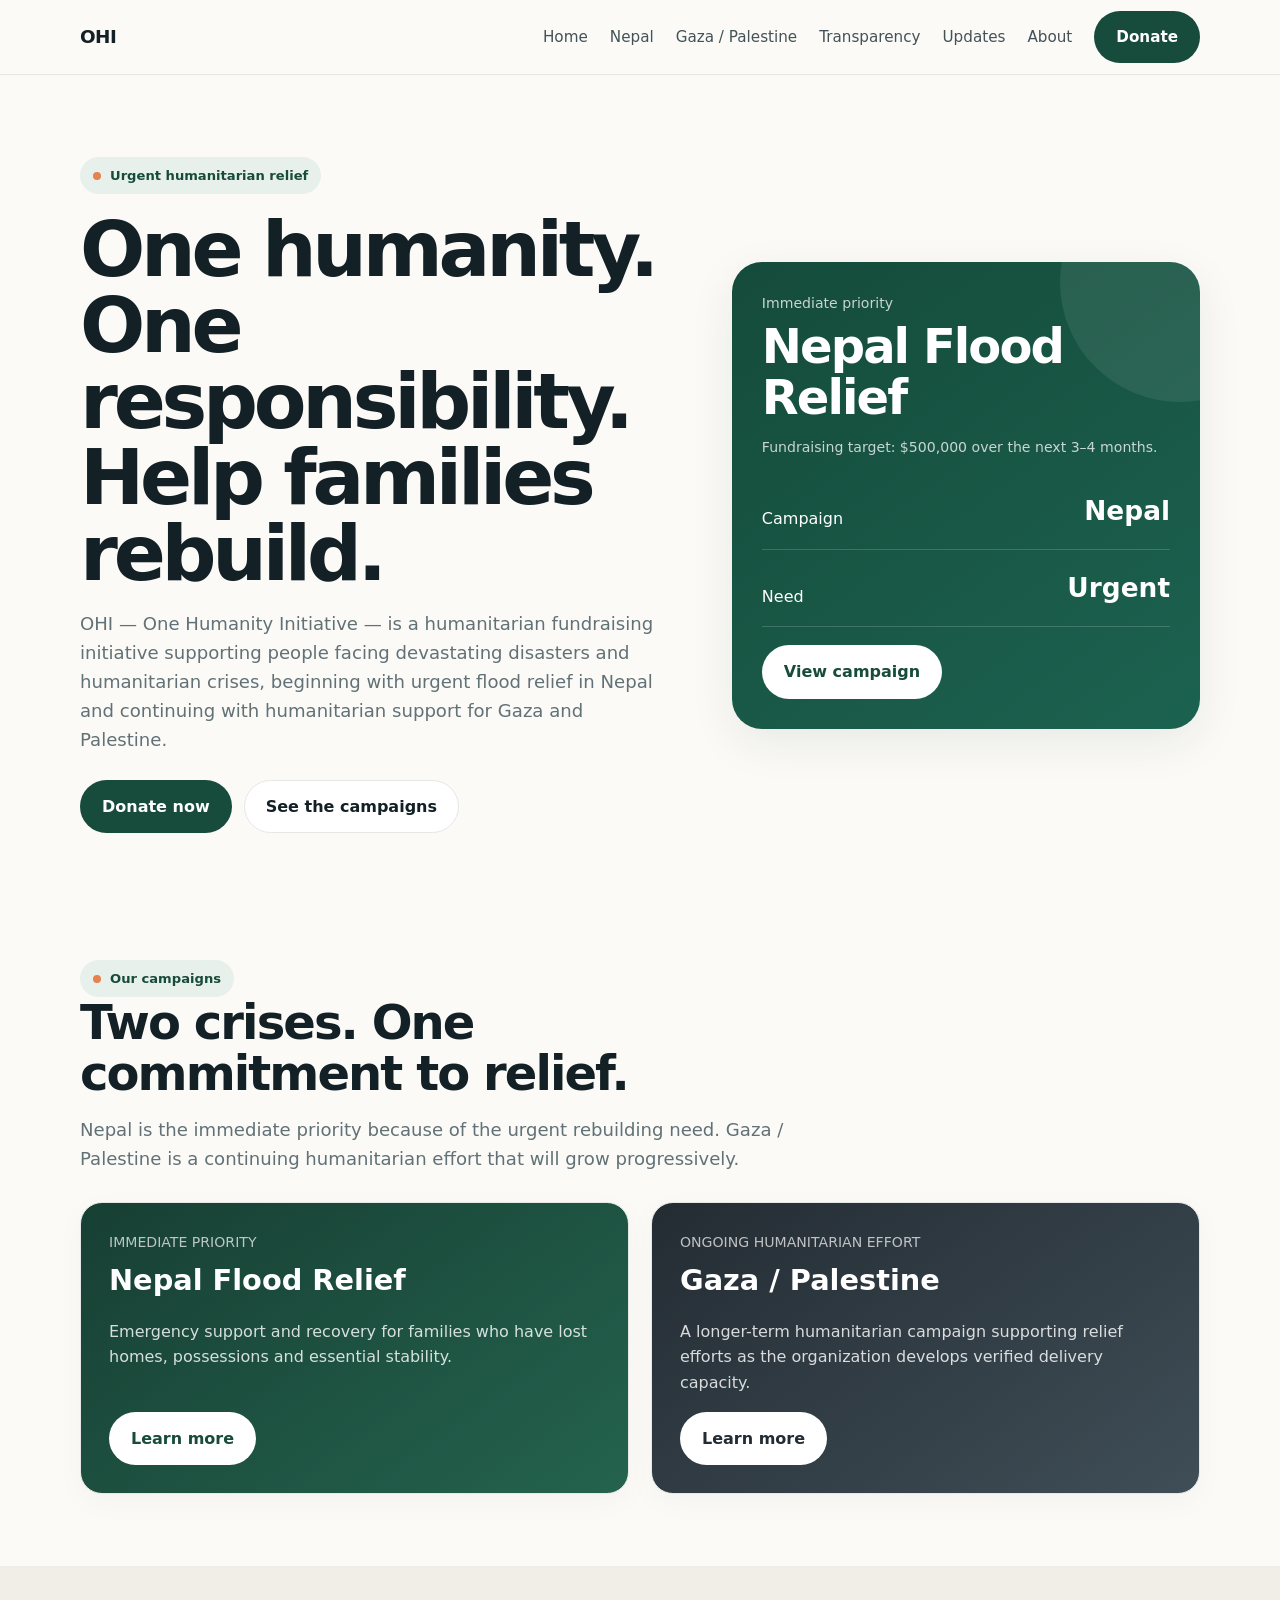
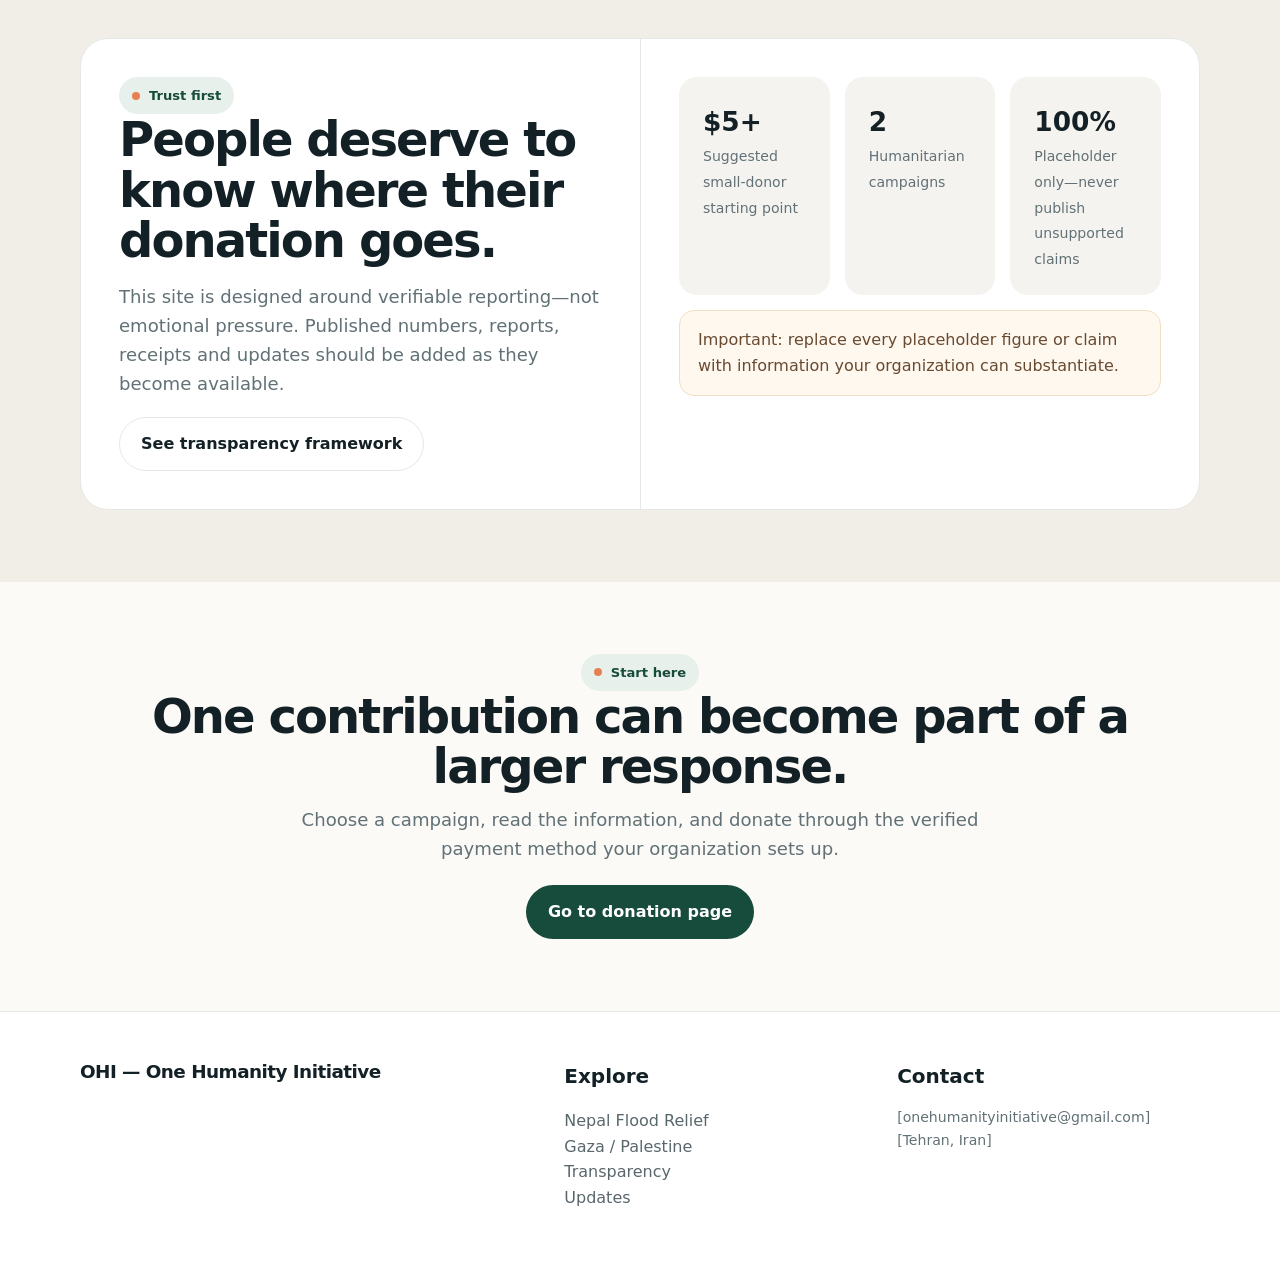
<file: index.html>
<!doctype html>
<html lang="en">
<head>
<meta charset="utf-8">
<meta name="viewport" content="width=device-width, initial-scale=1">
<title>OHI | One Humanity Initiative</title>
<meta name="description" content="Humanitarian relief campaign website for Nepal flood relief and Gaza / Palestine humanitarian support.">
<link rel="stylesheet" href="styles.css">
</head>
<body>

<nav class="nav">
  <div class="container nav-inner">
    <a class="brand" href="index.html">OHI</a>
    <button class="menu" aria-label="Open menu" onclick="document.querySelector('.nav-links').classList.toggle('open')">☰</button>
    <div class="nav-links">
      <a href="index.html">Home</a>
      <a href="nepal.html">Nepal</a>
      <a href="gaza.html">Gaza / Palestine</a>
      <a href="transparency.html">Transparency</a>
      <a href="updates.html">Updates</a>
      <a href="about.html">About</a>
      <a class="btn btn-primary" href="donate.html">Donate</a>
    </div>
  </div>
</nav>

<main>
<section class="hero">
  <div class="container hero-grid">
    <div>
      <div class="kicker">Urgent humanitarian relief</div>
      <h1>One humanity. One responsibility. Help families rebuild.</h1>
      <p class="lead">OHI — One Humanity Initiative — is a humanitarian fundraising initiative supporting people facing devastating disasters and humanitarian crises, beginning with urgent flood relief in Nepal and continuing with humanitarian support for Gaza and Palestine.</p>
      <div class="hero-actions">
        <a class="btn btn-primary" href="donate.html">Donate now</a>
        <a class="btn btn-soft" href="#campaigns">See the campaigns</a>
      </div>
    </div>
    <div class="hero-card">
      <div class="small">Immediate priority</div>
      <h2 style="margin-top:7px">Nepal Flood Relief</h2>
      <p class="small">Fundraising target: $500,000 over the next 3–4 months. </p>
      <div class="metric"><span>Campaign</span><strong>Nepal</strong></div>
      <div class="metric"><span>Need</span><strong>Urgent</strong></div>
      <a class="btn" style="background:#fff;color:var(--green);margin-top:18px" href="nepal.html">View campaign</a>
    </div>
  </div>
</section>

<section class="section" id="campaigns">
  <div class="container">
    <div style="max-width:720px">
      <div class="kicker">Our campaigns</div>
      <h2>Two crises. One commitment to relief.</h2>
      <p class="lead">Nepal is the immediate priority because of the urgent rebuilding need. Gaza / Palestine is a continuing humanitarian effort that will grow progressively.</p>
    </div>
    <div class="grid-2" style="margin-top:28px">
      <article class="card campaign nepal">
        <div>
          <div class="small" style="color:rgba(255,255,255,.7)">IMMEDIATE PRIORITY</div>
          <h3 style="font-size:1.8rem">Nepal Flood Relief</h3>
          <p class="desc">Emergency support and recovery for families who have lost homes, possessions and essential stability.</p>
        </div>
        <a class="btn" style="background:#fff;color:var(--green);align-self:flex-start" href="nepal.html">Learn more</a>
      </article>
      <article class="card campaign gaza">
        <div>
          <div class="small" style="color:rgba(255,255,255,.7)">ONGOING HUMANITARIAN EFFORT</div>
          <h3 style="font-size:1.8rem">Gaza / Palestine</h3>
          <p class="desc">A longer-term humanitarian campaign supporting relief efforts as the organization develops verified delivery capacity.</p>
        </div>
        <a class="btn" style="background:#fff;color:#242c33;align-self:flex-start" href="gaza.html">Learn more</a>
      </article>
    </div>
  </div>
</section>

<section class="section section-alt">
  <div class="container split">
    <div>
      <div class="kicker">Trust first</div>
      <h2>People deserve to know where their donation goes.</h2>
      <p class="lead">This site is designed around verifiable reporting—not emotional pressure. Published numbers, reports, receipts and updates should be added as they become available.</p>
      <a class="btn btn-soft" href="transparency.html">See transparency framework</a>
    </div>
    <div>
      <div class="statrow">
        <div class="stat"><strong>$5+</strong><span class="small">Suggested small-donor starting point</span></div>
        <div class="stat"><strong>2</strong><span class="small">Humanitarian campaigns</span></div>
        <div class="stat"><strong>100%</strong><span class="small">Placeholder only—never publish unsupported claims</span></div>
      </div>
      <p class="note" style="margin-top:15px">Important: replace every placeholder figure or claim with information your organization can substantiate.</p>
    </div>
  </div>
</section>

<section class="section">
  <div class="container center">
    <div class="kicker">Start here</div>
    <h2>One contribution can become part of a larger response.</h2>
    <p class="lead" style="margin:0 auto 22px">Choose a campaign, read the information, and donate through the verified payment method your organization sets up.</p>
    <a class="btn btn-primary" href="donate.html">Go to donation page</a>
  </div>
</section>
</main>

<footer class="footer">
  <div class="container footer-grid">
    <div>
      <div class="brand">OHI — One Humanity Initiative</div>


    </div>
    <div>
      <h3>Explore</h3>
      <p><a href="nepal.html">Nepal Flood Relief</a><br><a href="gaza.html">Gaza / Palestine</a><br><a href="transparency.html">Transparency</a><br><a href="updates.html">Updates</a></p>
    </div>
    <div>
      <h3>Contact</h3>
      <p class="small">[onehumanityinitiative@gmail.com]<br>[Tehran,  Iran]</p>
    </div>
  </div>
</footer>

</body>
</html>
</file>
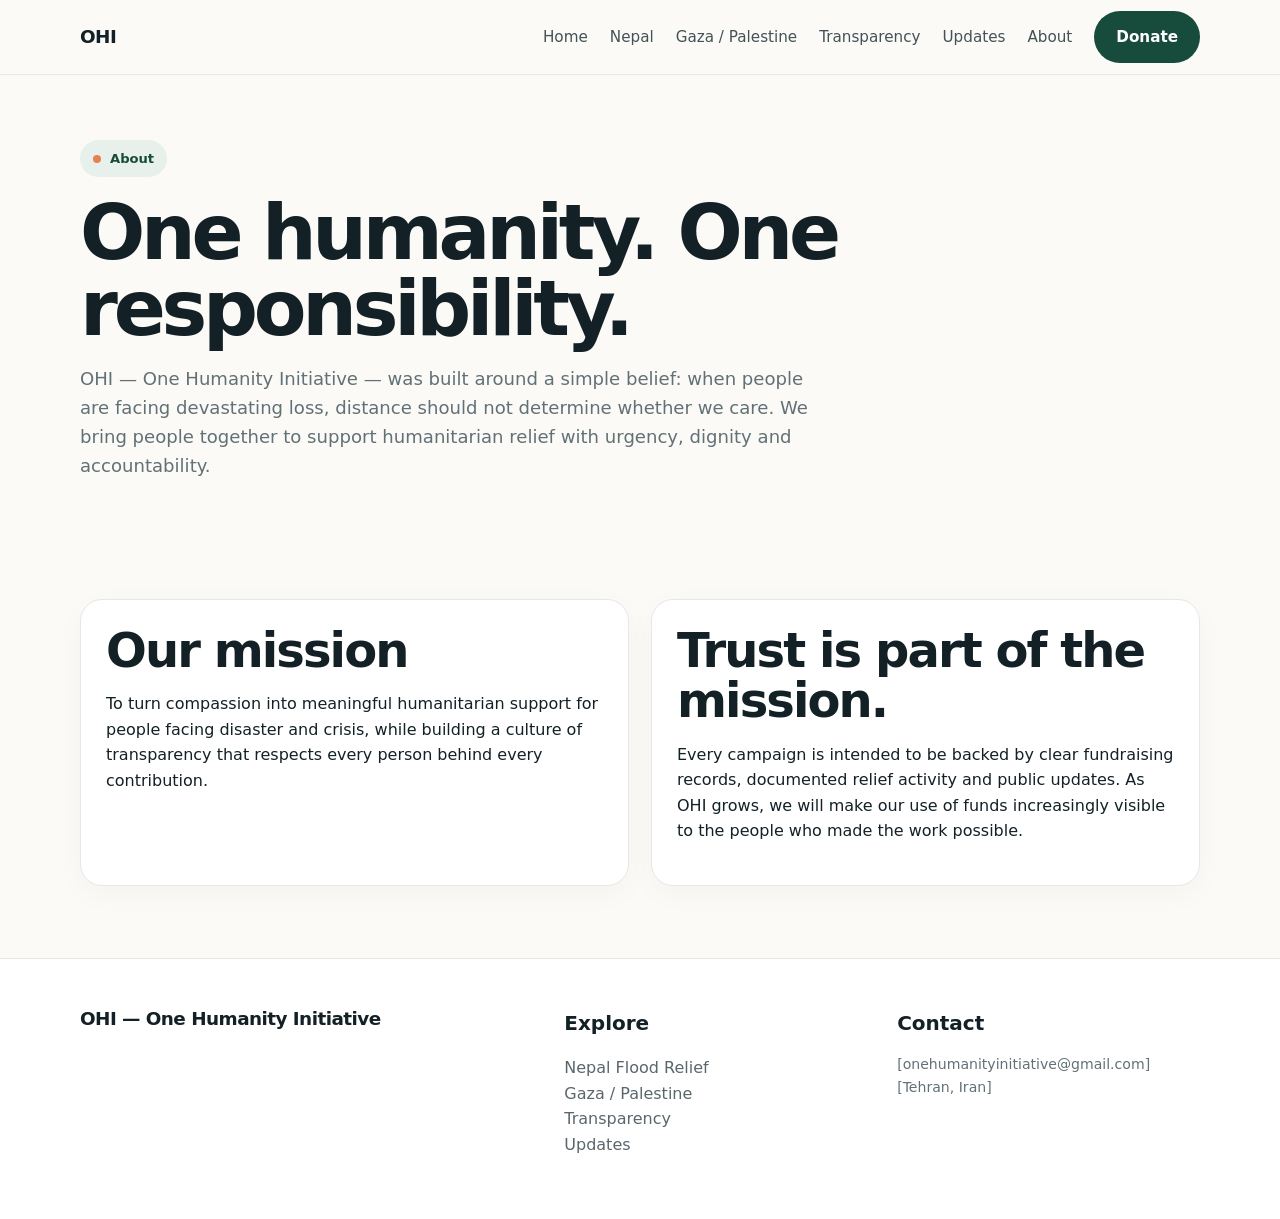
<file: about.html>
<!doctype html>
<html lang="en">
<head>
<meta charset="utf-8">
<meta name="viewport" content="width=device-width, initial-scale=1">
<title>About | OHI | One Humanity Initiative</title>
<meta name="description" content="Humanitarian relief campaign website for Nepal flood relief and Gaza / Palestine humanitarian support.">
<link rel="stylesheet" href="styles.css">
</head>
<body>

<nav class="nav">
  <div class="container nav-inner">
    <a class="brand" href="index.html">OHI</a>
    <button class="menu" aria-label="Open menu" onclick="document.querySelector('.nav-links').classList.toggle('open')">☰</button>
    <div class="nav-links">
      <a href="index.html">Home</a>
      <a href="nepal.html">Nepal</a>
      <a href="gaza.html">Gaza / Palestine</a>
      <a href="transparency.html">Transparency</a>
      <a href="updates.html">Updates</a>
      <a href="about.html">About</a>
      <a class="btn btn-primary" href="donate.html">Donate</a>
    </div>
  </div>
</nav>

<main>
<section class="page-hero">
  <div class="container">
    <div class="kicker">About</div>
    <h1>One humanity. One responsibility.</h1>
    <p class="lead">OHI — One Humanity Initiative — was built around a simple belief: when people are facing devastating loss, distance should not determine whether we care. We bring people together to support humanitarian relief with urgency, dignity and accountability.</p>
  </div>
</section>
<section class="section">
  <div class="container grid-2">
    <div class="card"><h2>Our mission</h2><p>To turn compassion into meaningful humanitarian support for people facing disaster and crisis, while building a culture of transparency that respects every person behind every contribution.</p></div>
    <div class="card"><h2>Trust is part of the mission.</h2><p>Every campaign is intended to be backed by clear fundraising records, documented relief activity and public updates. As OHI grows, we will make our use of funds increasingly visible to the people who made the work possible.</p></div>
  </div>
</section>
</main>

<footer class="footer">
  <div class="container footer-grid">
    <div>
      <div class="brand">OHI — One Humanity Initiative</div>
      <p class="small"></p>
    </div>
    <div>
      <h3>Explore</h3>
      <p><a href="nepal.html">Nepal Flood Relief</a><br><a href="gaza.html">Gaza / Palestine</a><br><a href="transparency.html">Transparency</a><br><a href="updates.html">Updates</a></p>
    </div>
    <div>
      <h3>Contact</h3>
      <p class="small">[onehumanityinitiative@gmail.com]<br>[Tehran,  Iran]</p>
    </div>
  </div>
</footer>

</body>
</html>
</file>
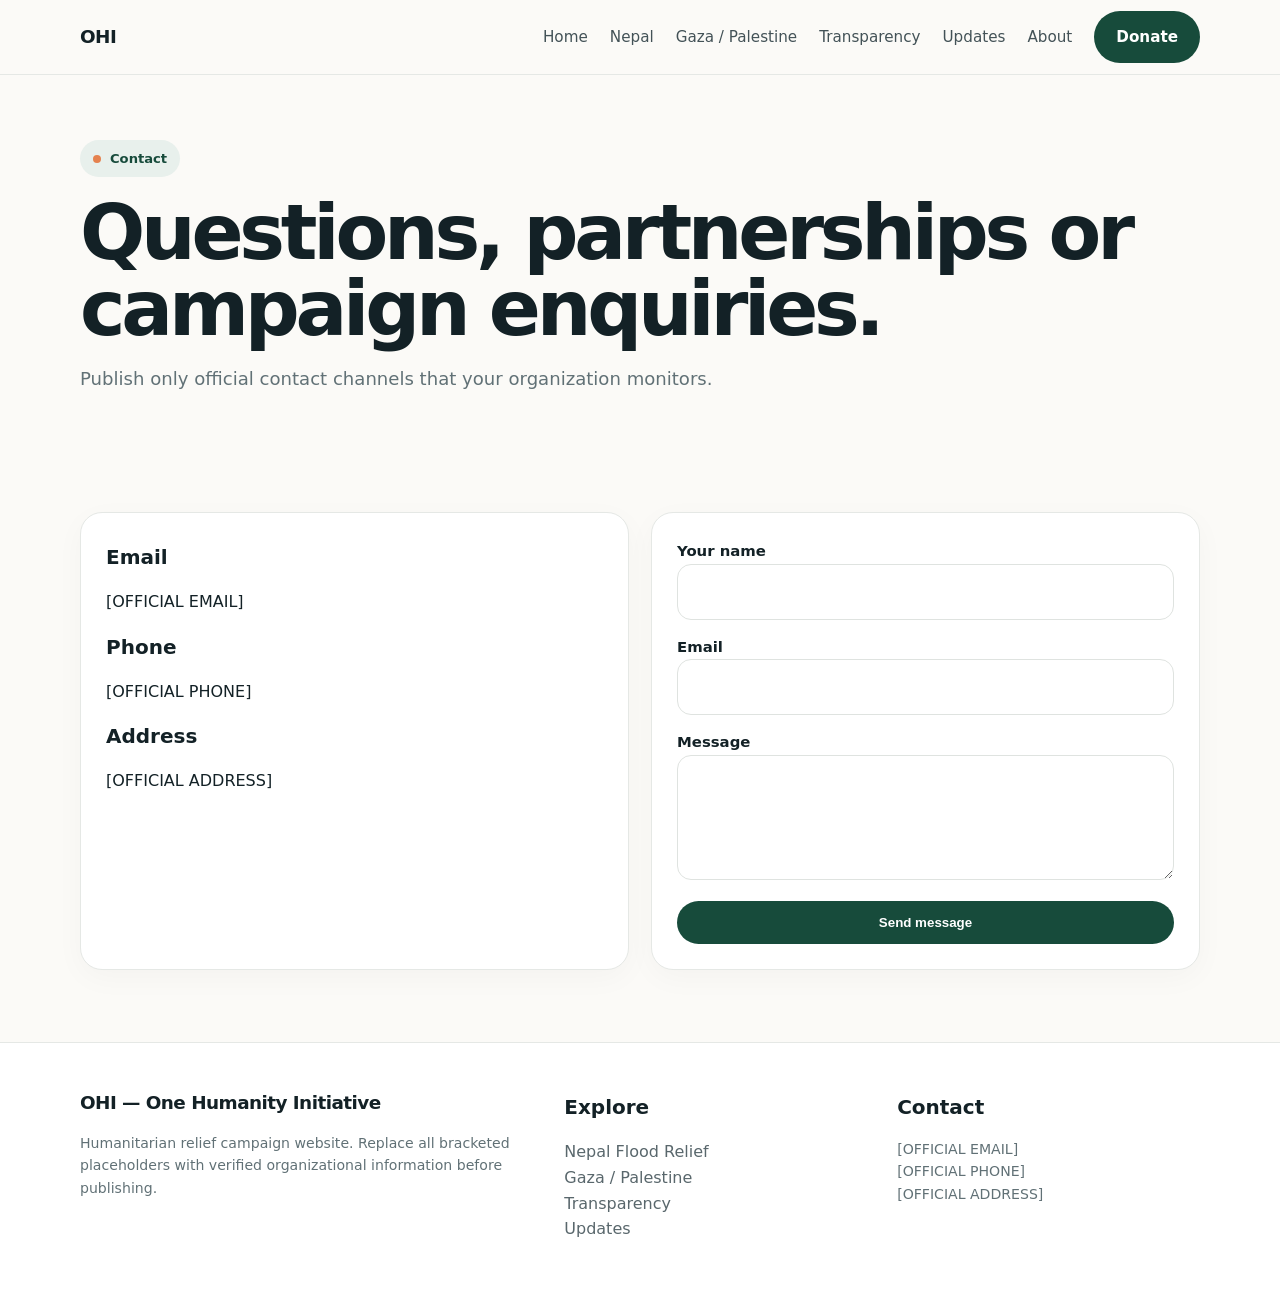
<file: contact.html>
<!doctype html>
<html lang="en">
<head>
<meta charset="utf-8">
<meta name="viewport" content="width=device-width, initial-scale=1">
<title>Contact | OHI | One Humanity Initiative</title>
<meta name="description" content="Humanitarian relief campaign website for Nepal flood relief and Gaza / Palestine humanitarian support.">
<link rel="stylesheet" href="styles.css">
</head>
<body>

<nav class="nav">
  <div class="container nav-inner">
    <a class="brand" href="index.html">OHI</a>
    <button class="menu" aria-label="Open menu" onclick="document.querySelector('.nav-links').classList.toggle('open')">☰</button>
    <div class="nav-links">
      <a href="index.html">Home</a>
      <a href="nepal.html">Nepal</a>
      <a href="gaza.html">Gaza / Palestine</a>
      <a href="transparency.html">Transparency</a>
      <a href="updates.html">Updates</a>
      <a href="about.html">About</a>
      <a class="btn btn-primary" href="donate.html">Donate</a>
    </div>
  </div>
</nav>

<main>
<section class="page-hero">
  <div class="container">
    <div class="kicker">Contact</div>
    <h1>Questions, partnerships or campaign enquiries.</h1>
    <p class="lead">Publish only official contact channels that your organization monitors.</p>
  </div>
</section>
<section class="section">
  <div class="container grid-2">
    <div class="card"><h3>Email</h3><p>[OFFICIAL EMAIL]</p><h3>Phone</h3><p>[OFFICIAL PHONE]</p><h3>Address</h3><p>[OFFICIAL ADDRESS]</p></div>
    <div class="card"><form class="form" onsubmit="event.preventDefault(); alert('Demo only. Connect a secure form backend before using this publicly.');"><div><label>Your name</label><input required></div><div><label>Email</label><input type="email" required></div><div><label>Message</label><textarea required></textarea></div><button class="btn btn-primary">Send message</button></form></div>
  </div>
</section>
</main>

<footer class="footer">
  <div class="container footer-grid">
    <div>
      <div class="brand">OHI — One Humanity Initiative</div>
      <p class="small">Humanitarian relief campaign website. Replace all bracketed placeholders with verified organizational information before publishing.</p>
    </div>
    <div>
      <h3>Explore</h3>
      <p><a href="nepal.html">Nepal Flood Relief</a><br><a href="gaza.html">Gaza / Palestine</a><br><a href="transparency.html">Transparency</a><br><a href="updates.html">Updates</a></p>
    </div>
    <div>
      <h3>Contact</h3>
      <p class="small">[OFFICIAL EMAIL]<br>[OFFICIAL PHONE]<br>[OFFICIAL ADDRESS]</p>
    </div>
  </div>
</footer>

</body>
</html>
</file>
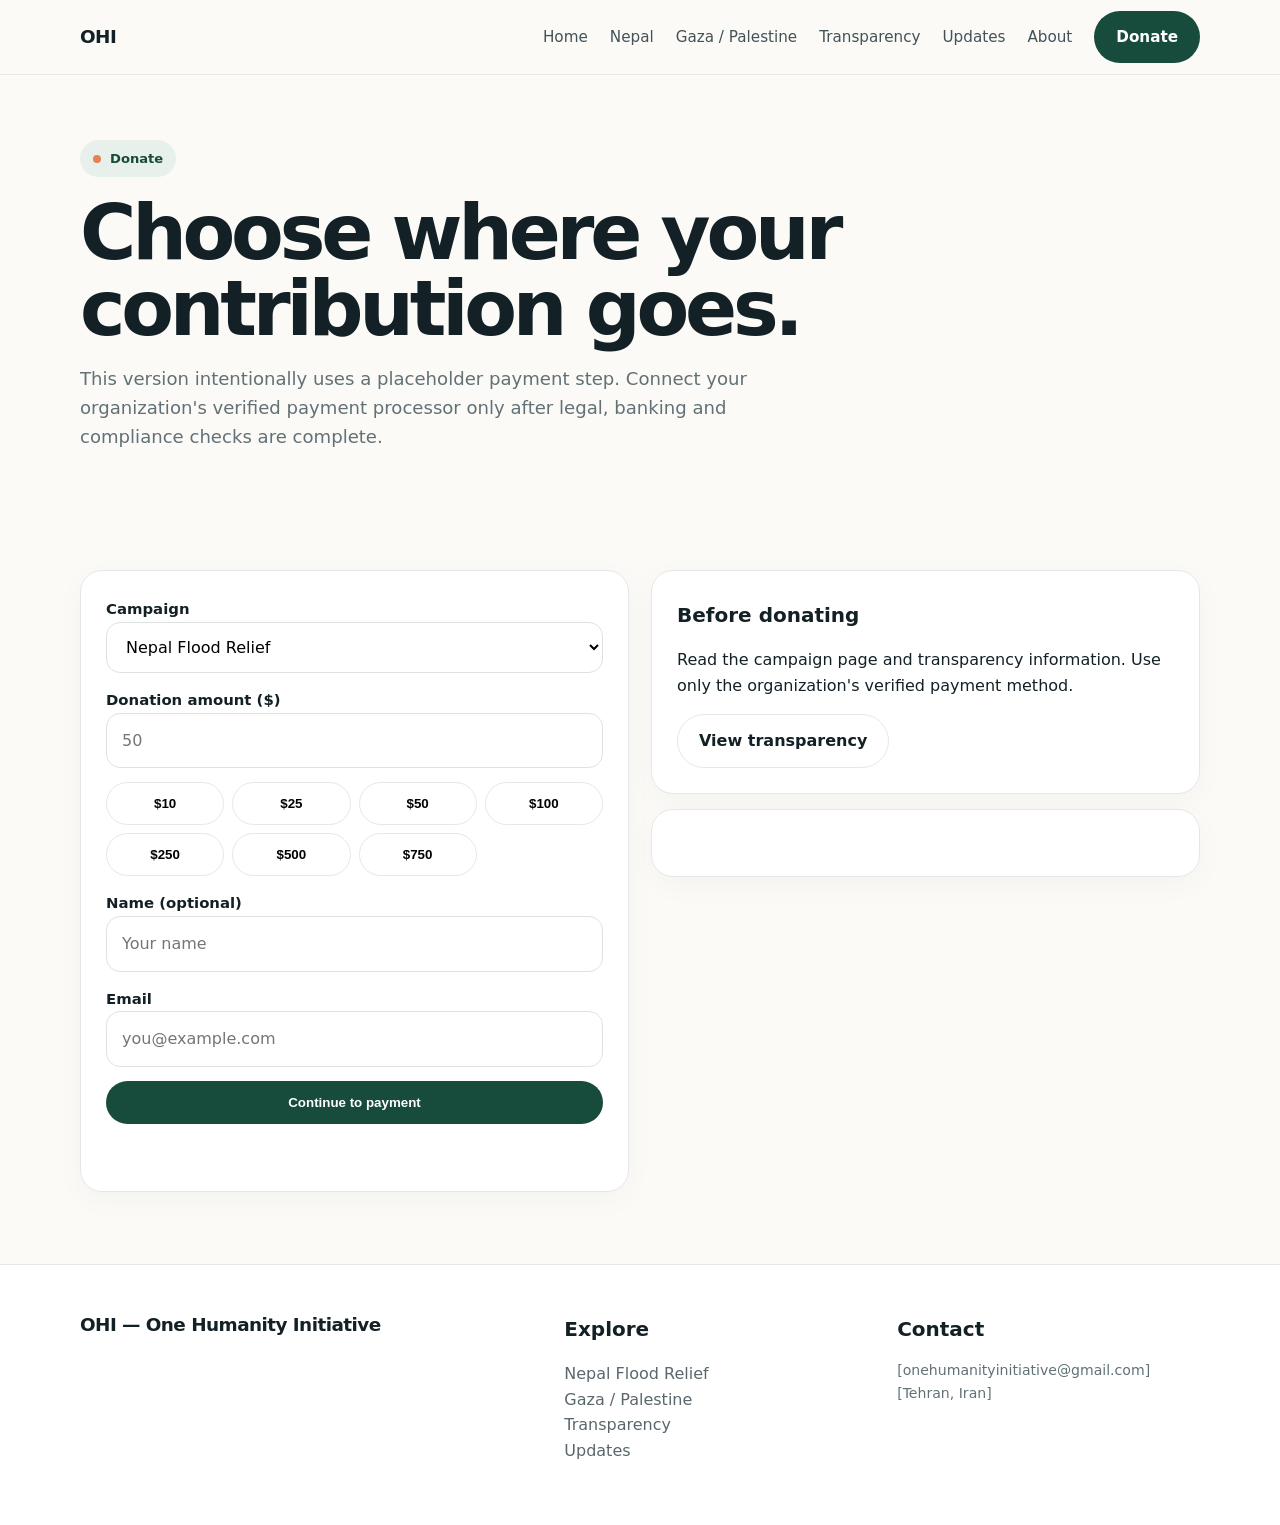
<file: donate.html>
<!doctype html>
<html lang="en">
<head>
<meta charset="utf-8">
<meta name="viewport" content="width=device-width, initial-scale=1">
<title>Donate | OHI | One Humanity Initiative</title>
<meta name="description" content="Humanitarian relief campaign website for Nepal flood relief and Gaza / Palestine humanitarian support.">
<link rel="stylesheet" href="styles.css">
</head>
<body>

<nav class="nav">
  <div class="container nav-inner">
    <a class="brand" href="index.html">OHI</a>
    <button class="menu" aria-label="Open menu" onclick="document.querySelector('.nav-links').classList.toggle('open')">☰</button>
    <div class="nav-links">
      <a href="index.html">Home</a>
      <a href="nepal.html">Nepal</a>
      <a href="gaza.html">Gaza / Palestine</a>
      <a href="transparency.html">Transparency</a>
      <a href="updates.html">Updates</a>
      <a href="about.html">About</a>
      <a class="btn btn-primary" href="donate.html">Donate</a>
    </div>
  </div>
</nav>

<main>
<section class="page-hero">
  <div class="container">
    <div class="kicker">Donate</div>
    <h1>Choose where your contribution goes.</h1>
    <p class="lead">This version intentionally uses a placeholder payment step. Connect your organization's verified payment processor only after legal, banking and compliance checks are complete.</p>
  </div>
</section>
<section class="section">
  <div class="container grid-2">
    <div class="card">
      <form class="form" onsubmit="event.preventDefault(); alert('Demo only. Connect your verified payment gateway before accepting real donations.');">
        <div>
          <label for="campaign">Campaign</label>
          <select id="campaign"><option>Nepal Flood Relief</option><option>Gaza / Palestine</option><option>Both (only if legally/operationally appropriate)</option></select>
        </div>
        <div>
          <label for="amount">Donation amount ($)</label>
          <input id="amount" type="number" min="1" placeholder="50">
        </div>
        <div style="display:grid;grid-template-columns:repeat(4,1fr);gap:8px">
  <button type="button" class="btn btn-soft" onclick="amount.value=10">$10</button>
  <button type="button" class="btn btn-soft" onclick="amount.value=25">$25</button>
  <button type="button" class="btn btn-soft" onclick="amount.value=50">$50</button>
  <button type="button" class="btn btn-soft" onclick="amount.value=100">$100</button>
  <button type="button" class="btn btn-soft" onclick="amount.value=250">$250</button>
  <button type="button" class="btn btn-soft" onclick="amount.value=500">$500</button>
  <button type="button" class="btn btn-soft" onclick="amount.value=750">$750</button>
</div>
        <div><label for="name">Name (optional)</label><input id="name" placeholder="Your name"></div>
        <div><label for="email">Email</label><input id="email" type="email" placeholder="you@example.com"></div>
        <button class="btn btn-primary" type="submit">Continue to payment</button>
        <p class="small"></p>
      </form>
    </div>
    <div>
      <div class="card">
        <h3>Before donating</h3>
        <p>Read the campaign page and transparency information. Use only the organization's verified payment method.</p>
        <a href="transparency.html" class="btn btn-soft">View transparency</a>
      </div>
      <div class="card" style="margin-top:15px">
        </p>
      </div>
    </div>
  </div>
</section>
</main>

<footer class="footer">
  <div class="container footer-grid">
    <div>
      <div class="brand">OHI — One Humanity Initiative</div>
      <p class="small"></p>
    </div>
    <div>
      <h3>Explore</h3>
      <p><a href="nepal.html">Nepal Flood Relief</a><br><a href="gaza.html">Gaza / Palestine</a><br><a href="transparency.html">Transparency</a><br><a href="updates.html">Updates</a></p>
    </div>
    <div>
      <h3>Contact</h3>
      <p class="small">[onehumanityinitiative@gmail.com]<br>[Tehran,   Iran]</p>
    </div>
  </div>
</footer>

</body>
</html>
</file>
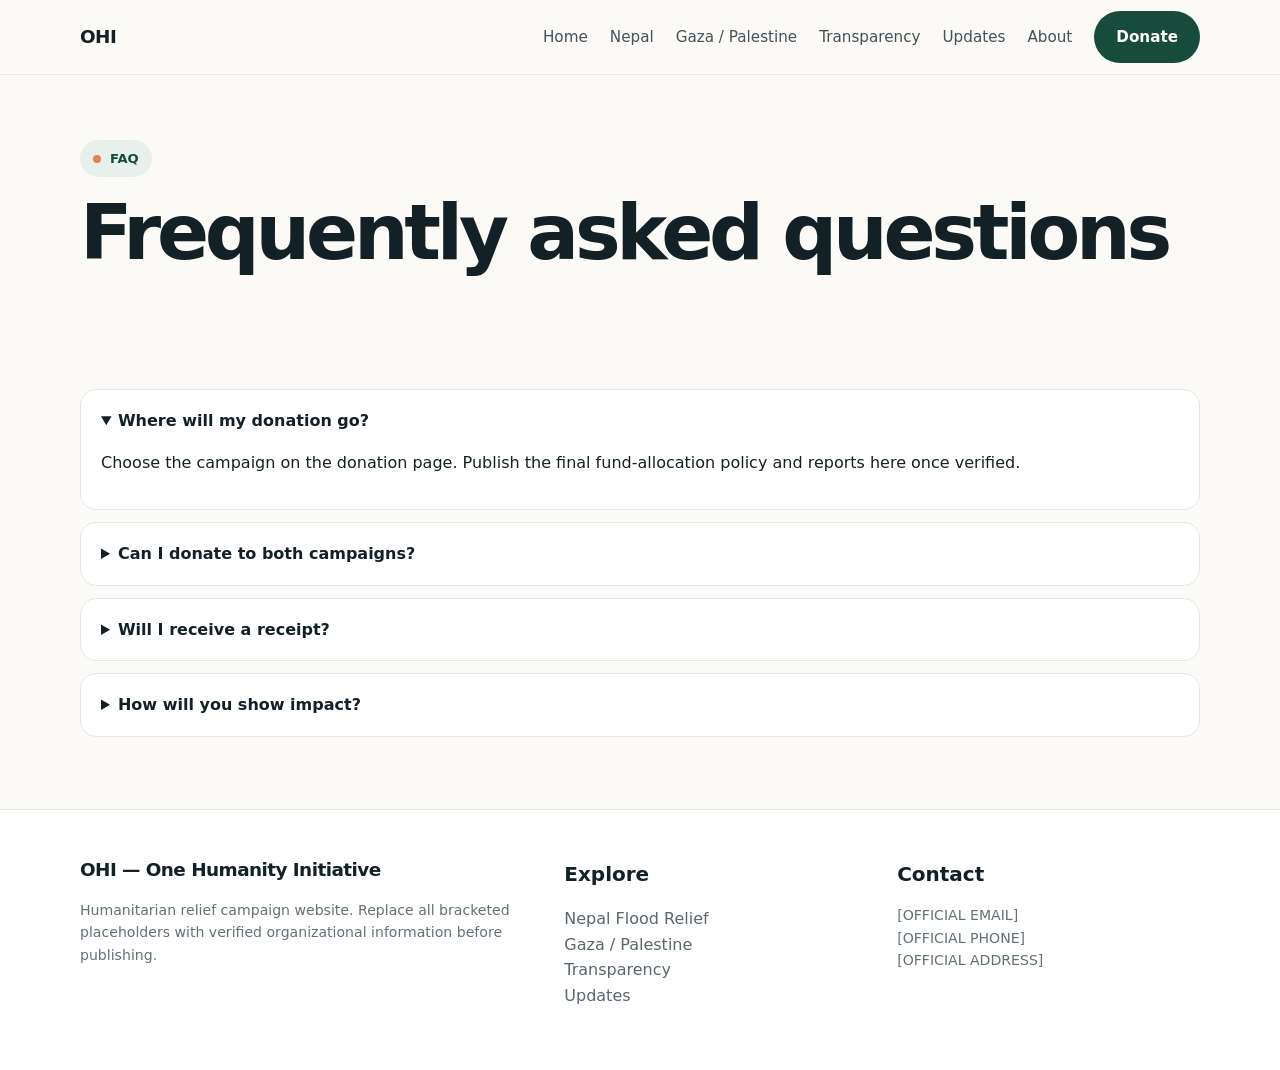
<file: faq.html>
<!doctype html>
<html lang="en">
<head>
<meta charset="utf-8">
<meta name="viewport" content="width=device-width, initial-scale=1">
<title>FAQ | OHI | One Humanity Initiative</title>
<meta name="description" content="Humanitarian relief campaign website for Nepal flood relief and Gaza / Palestine humanitarian support.">
<link rel="stylesheet" href="styles.css">
</head>
<body>

<nav class="nav">
  <div class="container nav-inner">
    <a class="brand" href="index.html">OHI</a>
    <button class="menu" aria-label="Open menu" onclick="document.querySelector('.nav-links').classList.toggle('open')">☰</button>
    <div class="nav-links">
      <a href="index.html">Home</a>
      <a href="nepal.html">Nepal</a>
      <a href="gaza.html">Gaza / Palestine</a>
      <a href="transparency.html">Transparency</a>
      <a href="updates.html">Updates</a>
      <a href="about.html">About</a>
      <a class="btn btn-primary" href="donate.html">Donate</a>
    </div>
  </div>
</nav>

<main>
<section class="page-hero">
  <div class="container">
    <div class="kicker">FAQ</div>
    <h1>Frequently asked questions</h1>
  </div>
</section>
<section class="section">
  <div class="container faq">
    <details open><summary>Where will my donation go?</summary><p>Choose the campaign on the donation page. Publish the final fund-allocation policy and reports here once verified.</p></details>
    <details><summary>Can I donate to both campaigns?</summary><p>Only enable combined donations when your organization's accounting, legal and operational structure supports it.</p></details>
    <details><summary>Will I receive a receipt?</summary><p>Once a verified payment processor is connected, publish the actual receipt process and applicable tax information.</p></details>
    <details><summary>How will you show impact?</summary><p>Use the Transparency and Updates pages for dated totals, reports, evidence and relief-delivery updates.</p></details>
  </div>
</section>
</main>

<footer class="footer">
  <div class="container footer-grid">
    <div>
      <div class="brand">OHI — One Humanity Initiative</div>
      <p class="small">Humanitarian relief campaign website. Replace all bracketed placeholders with verified organizational information before publishing.</p>
    </div>
    <div>
      <h3>Explore</h3>
      <p><a href="nepal.html">Nepal Flood Relief</a><br><a href="gaza.html">Gaza / Palestine</a><br><a href="transparency.html">Transparency</a><br><a href="updates.html">Updates</a></p>
    </div>
    <div>
      <h3>Contact</h3>
      <p class="small">[OFFICIAL EMAIL]<br>[OFFICIAL PHONE]<br>[OFFICIAL ADDRESS]</p>
    </div>
  </div>
</footer>

</body>
</html>
</file>
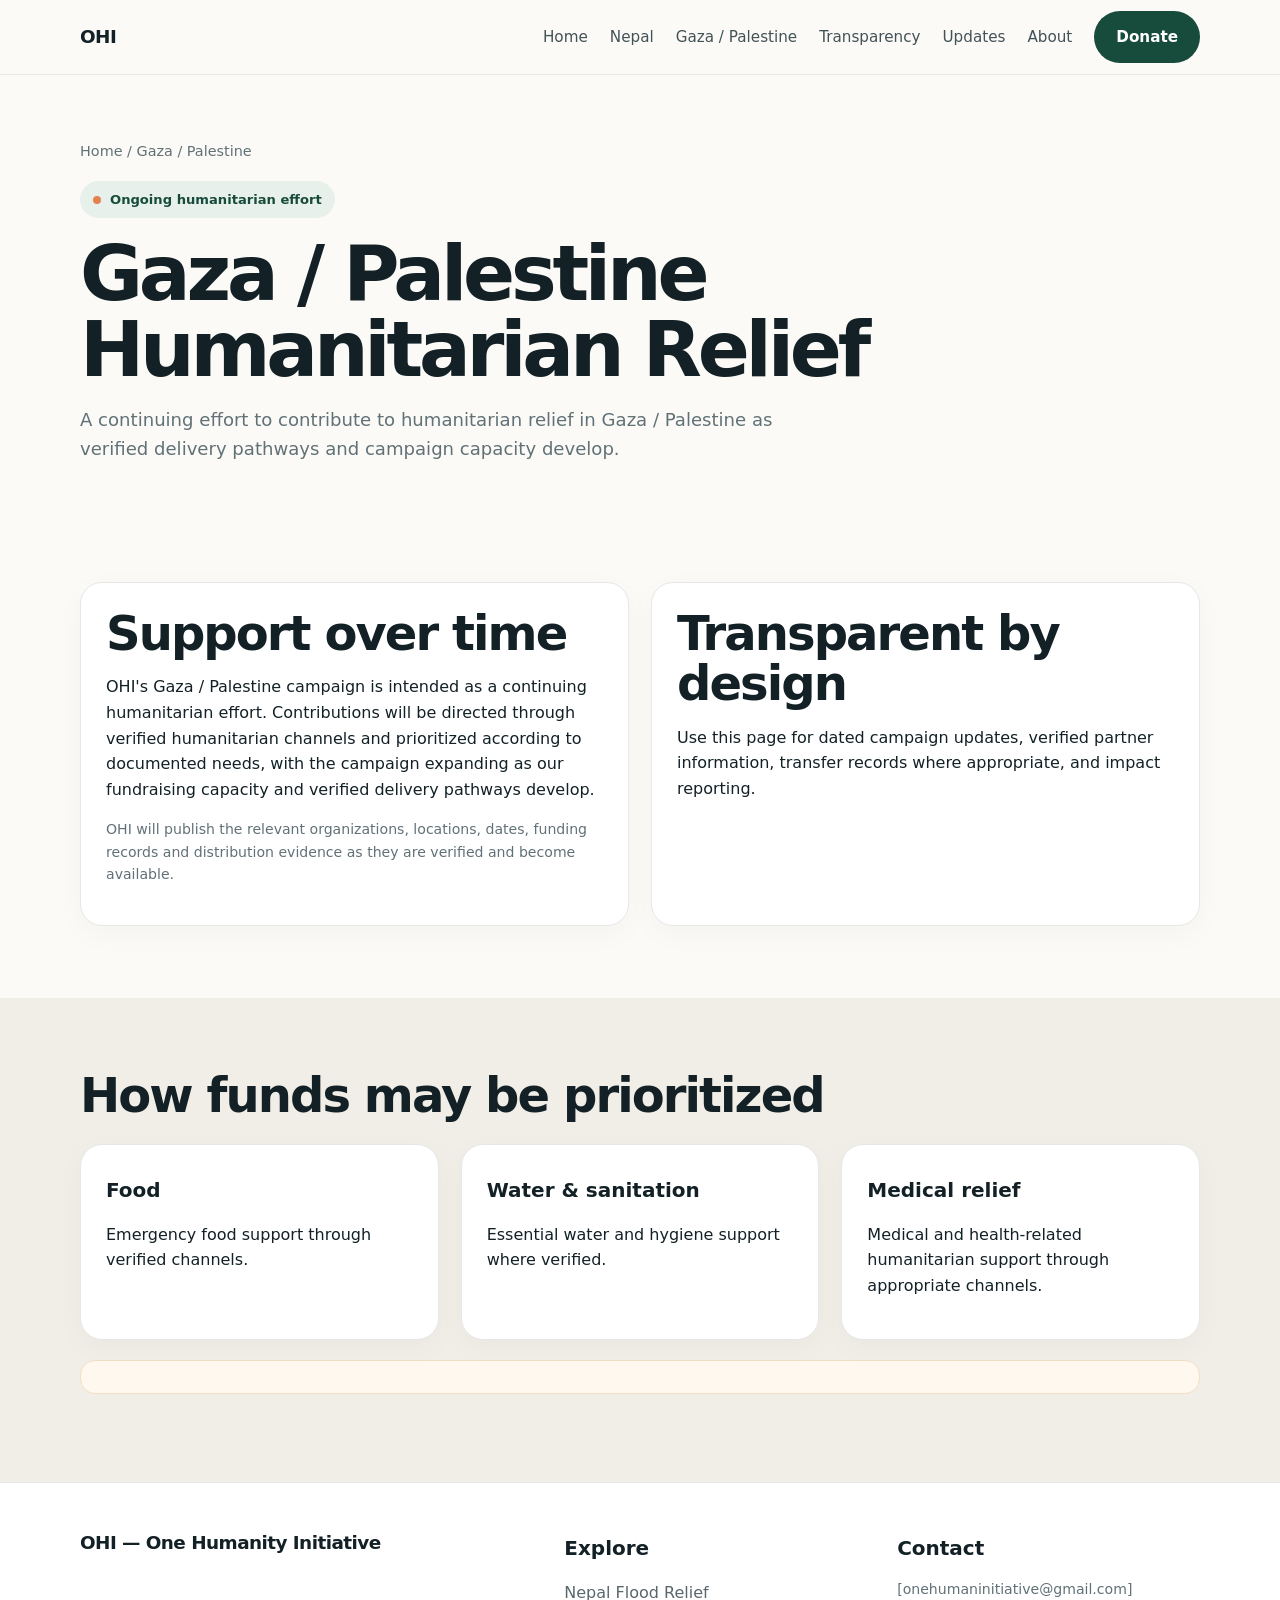
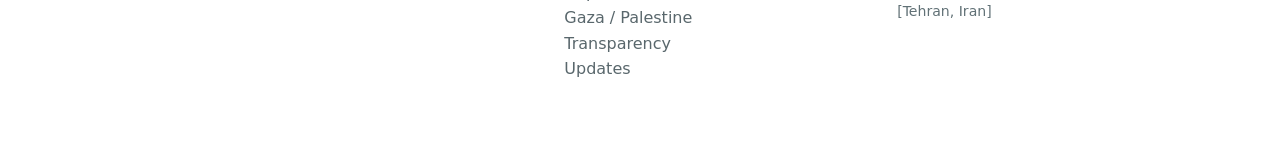
<file: gaza.html>
<!doctype html>
<html lang="en">
<head>
<meta charset="utf-8">
<meta name="viewport" content="width=device-width, initial-scale=1">
<title>Gaza / Palestine | OHI | One Humanity Initiative</title>
<meta name="description" content="Humanitarian relief campaign website for Nepal flood relief and Gaza / Palestine humanitarian support.">
<link rel="stylesheet" href="styles.css">
</head>
<body>

<nav class="nav">
  <div class="container nav-inner">
    <a class="brand" href="index.html">OHI</a>
    <button class="menu" aria-label="Open menu" onclick="document.querySelector('.nav-links').classList.toggle('open')">☰</button>
    <div class="nav-links">
      <a href="index.html">Home</a>
      <a href="nepal.html">Nepal</a>
      <a href="gaza.html">Gaza / Palestine</a>
      <a href="transparency.html">Transparency</a>
      <a href="updates.html">Updates</a>
      <a href="about.html">About</a>
      <a class="btn btn-primary" href="donate.html">Donate</a>
    </div>
  </div>
</nav>

<main>
<section class="page-hero">
  <div class="container">
    <div class="breadcrumb">Home / Gaza / Palestine</div>
    <div class="kicker">Ongoing humanitarian effort</div>
    <h1>Gaza / Palestine Humanitarian Relief</h1>
    <p class="lead">A continuing effort to contribute to humanitarian relief in Gaza / Palestine as verified delivery pathways and campaign capacity develop.</p>
  </div>
</section>
<section class="section">
  <div class="container grid-2">
    <div class="card">
      <h2>Support over time</h2>
      <p>OHI's Gaza / Palestine campaign is intended as a continuing humanitarian effort. Contributions will be directed through verified humanitarian channels and prioritized according to documented needs, with the campaign expanding as our fundraising capacity and verified delivery pathways develop.</p>
      <p class="small">OHI will publish the relevant organizations, locations, dates, funding records and distribution evidence as they are verified and become available.</p>
    </div>
    <div class="card">
      <h2>Transparent by design</h2>
      <p>Use this page for dated campaign updates, verified partner information, transfer records where appropriate, and impact reporting.</p>
    </div>
  </div>
</section>
<section class="section section-alt">
  <div class="container">
    <h2>How funds may be prioritized</h2>
    <div class="grid-3" style="margin-top:24px">
      <div class="card"><h3>Food</h3><p>Emergency food support through verified channels.</p></div>
      <div class="card"><h3>Water & sanitation</h3><p>Essential water and hygiene support where verified.</p></div>
      <div class="card"><h3>Medical relief</h3><p>Medical and health-related humanitarian support through appropriate channels.</p></div>
    </div>
    <p class="note" style="margin-top:20px"></p>
  </div>
</section>
</main>

<footer class="footer">
  <div class="container footer-grid">
    <div>
      <div class="brand">OHI — One Humanity Initiative</div>
      <p class="small"></p>
    </div>
    <div>
      <h3>Explore</h3>
      <p><a href="nepal.html">Nepal Flood Relief</a><br><a href="gaza.html">Gaza / Palestine</a><br><a href="transparency.html">Transparency</a><br><a href="updates.html">Updates</a></p>
    </div>
    <div>
      <h3>Contact</h3>
      <p class="small">[onehumaninitiative@gmail.com]<br>[Tehran, Iran]</p>
    </div>
  </div>
</footer>

</body>
</html>
</file>
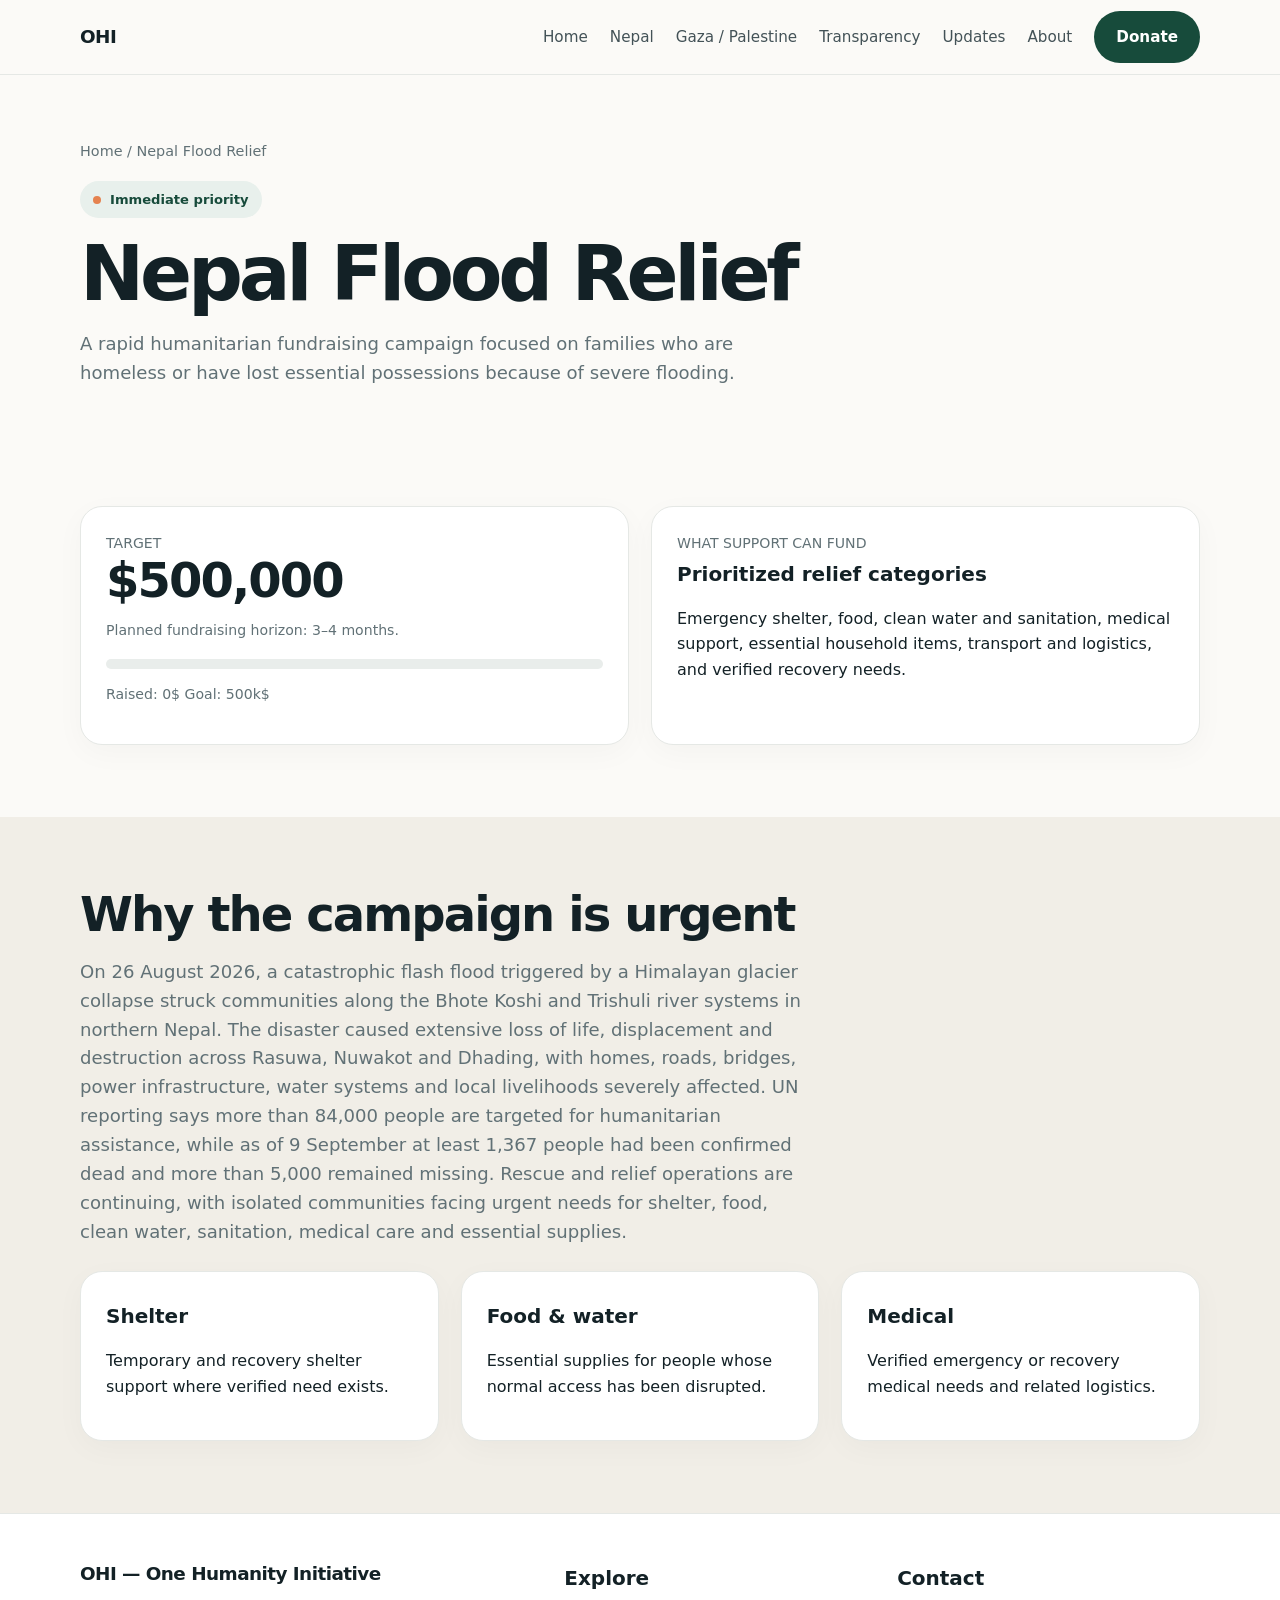
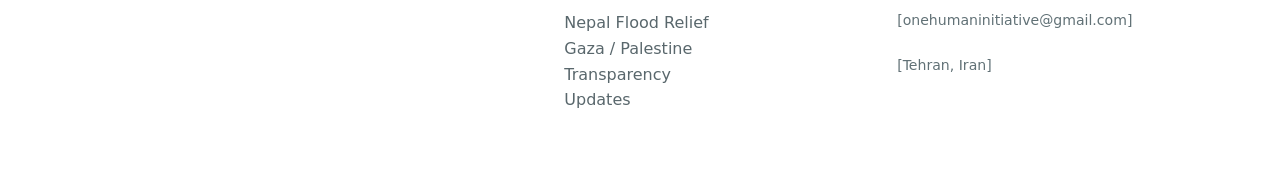
<file: nepal.html>
<!doctype html>
<html lang="en">
<head>
<meta charset="utf-8">
<meta name="viewport" content="width=device-width, initial-scale=1">
<title>Nepal Flood Relief | OHI | One Humanity Initiative</title>
<meta name="description" content="Humanitarian relief campaign website for Nepal flood relief and Gaza / Palestine humanitarian support.">
<link rel="stylesheet" href="styles.css">
</head>
<body>

<nav class="nav">
  <div class="container nav-inner">
    <a class="brand" href="index.html">OHI</a>
    <button class="menu" aria-label="Open menu" onclick="document.querySelector('.nav-links').classList.toggle('open')">☰</button>
    <div class="nav-links">
      <a href="index.html">Home</a>
      <a href="nepal.html">Nepal</a>
      <a href="gaza.html">Gaza / Palestine</a>
      <a href="transparency.html">Transparency</a>
      <a href="updates.html">Updates</a>
      <a href="about.html">About</a>
      <a class="btn btn-primary" href="donate.html">Donate</a>
    </div>
  </div>
</nav>

<main>
<section class="page-hero">
  <div class="container">
    <div class="breadcrumb">Home / Nepal Flood Relief</div>
    <div class="kicker">Immediate priority</div>
    <h1>Nepal Flood Relief</h1>
    <p class="lead">A rapid humanitarian fundraising campaign focused on families who are homeless or have lost essential possessions because of severe flooding.</p>
  </div>
</section>
<section class="section">
  <div class="container grid-2">
    <div class="card">
      <div class="small">TARGET</div>
      <h2>$500,000</h2>
      <p class="small">Planned fundraising horizon: 3–4 months. </p>
      <div class="progress" style="background:#e9edeb"><div style="width:0;background:var(--green)"></div></div>
      <p class="small">Raised: 0$  Goal: 500k$    </div>
    <div class="card">
      <div class="small">WHAT SUPPORT CAN FUND</div>
      <h3>Prioritized relief categories</h3>
      <p>Emergency shelter, food, clean water and sanitation, medical support, essential household items, transport and logistics, and verified recovery needs.</p>
      <p class="small"></p>
    </div>
  </div>
</section>
<section class="section section-alt">
  <div class="container">
    <h2>Why the campaign is urgent</h2>
   <p class="lead">On 26 August 2026, a catastrophic flash flood triggered by a Himalayan glacier collapse struck communities along the Bhote Koshi and Trishuli river systems in northern Nepal. The disaster caused extensive loss of life, displacement and destruction across Rasuwa, Nuwakot and Dhading, with homes, roads, bridges, power infrastructure, water systems and local livelihoods severely affected. UN reporting says more than 84,000 people are targeted for humanitarian assistance, while as of 9 September at least 1,367 people had been confirmed dead and more than 5,000 remained missing. Rescue and relief operations are continuing, with isolated communities facing urgent needs for shelter, food, clean water, sanitation, medical care and essential supplies.</p>
    <div class="grid-3" style="margin-top:24px">
      <div class="card"><h3>Shelter</h3><p>Temporary and recovery shelter support where verified need exists.</p></div>
      <div class="card"><h3>Food & water</h3><p>Essential supplies for people whose normal access has been disrupted.</p></div>
      <div class="card"><h3>Medical</h3><p>Verified emergency or recovery medical needs and related logistics.</p></div>
    </div>
  </div>
</section>
</main>

<footer class="footer">
  <div class="container footer-grid">
    <div>
      <div class="brand">OHI — One Humanity Initiative</div>
      <p class="small"></p>
    </div>
    <div>
      <h3>Explore</h3>
      <p><a href="nepal.html">Nepal Flood Relief</a><br><a href="gaza.html">Gaza / Palestine</a><br><a href="transparency.html">Transparency</a><br><a href="updates.html">Updates</a></p>
    </div>
    <div>
      <h3>Contact</h3>
      <p class="small">[onehumaninitiative@gmail.com]<br><br>[Tehran, Iran]</p>
    </div>
  </div>
</footer>

</body>
</html>
</file>
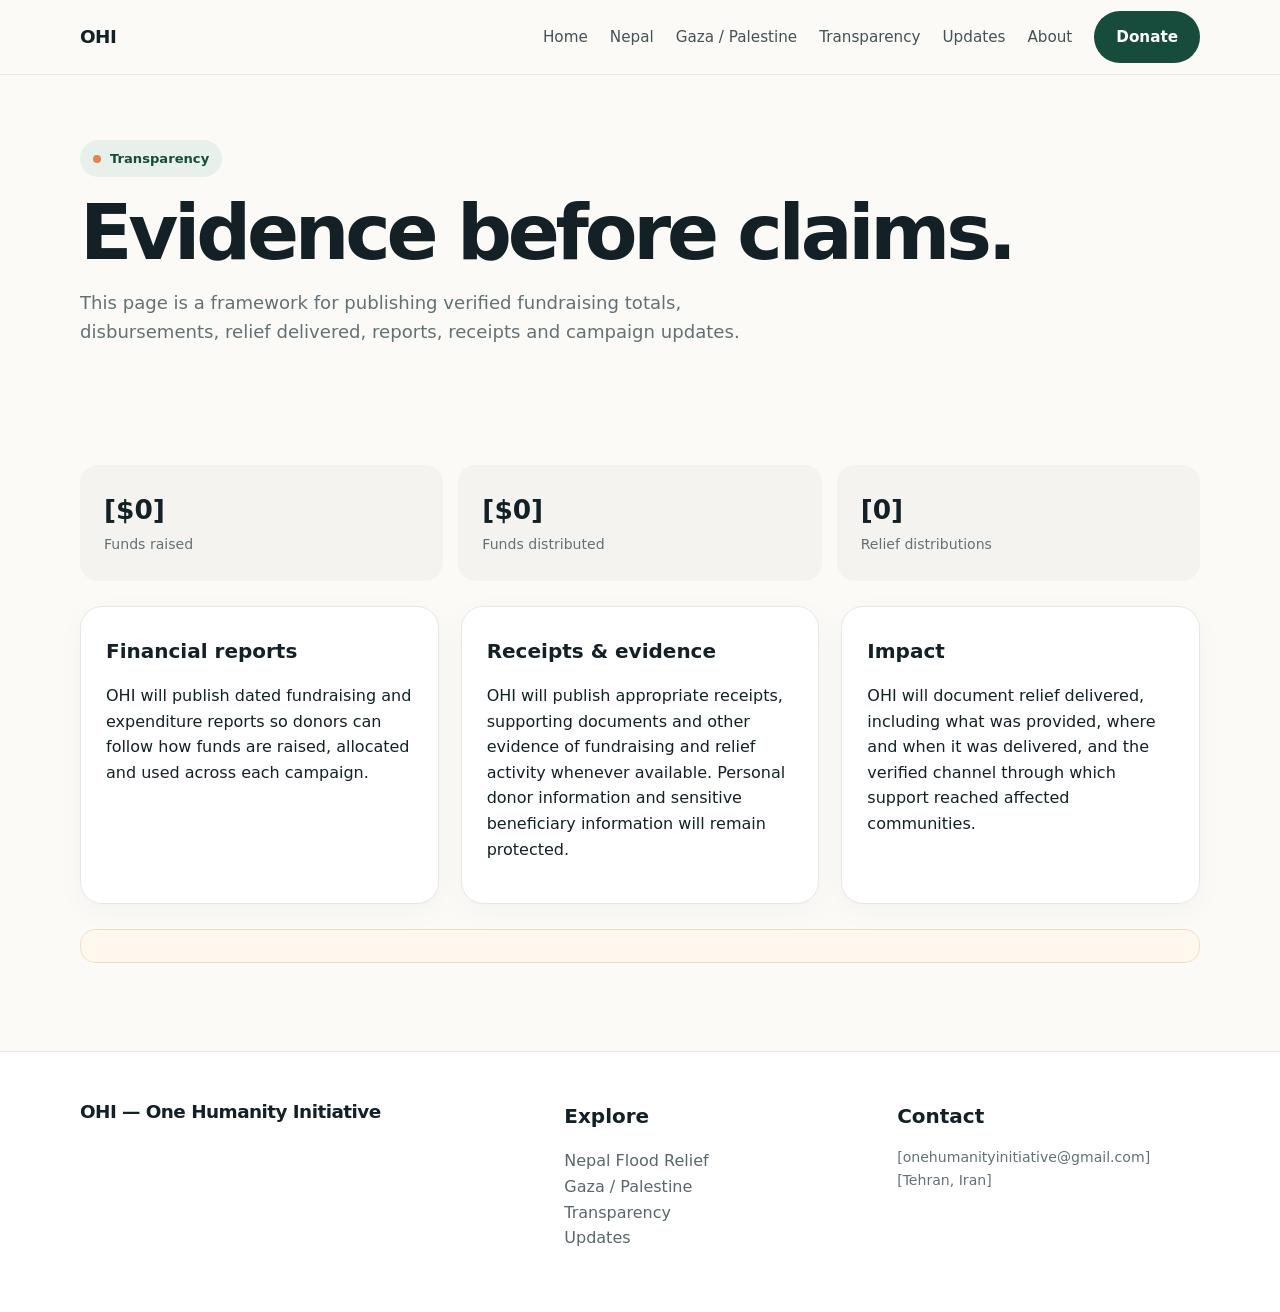
<file: transparency.html>
<!doctype html>
<html lang="en">
<head>
<meta charset="utf-8">
<meta name="viewport" content="width=device-width, initial-scale=1">
<title>Transparency | OHI | One Humanity Initiative</title>
<meta name="description" content="Humanitarian relief campaign website for Nepal flood relief and Gaza / Palestine humanitarian support.">
<link rel="stylesheet" href="styles.css">
</head>
<body>

<nav class="nav">
  <div class="container nav-inner">
    <a class="brand" href="index.html">OHI</a>
    <button class="menu" aria-label="Open menu" onclick="document.querySelector('.nav-links').classList.toggle('open')">☰</button>
    <div class="nav-links">
      <a href="index.html">Home</a>
      <a href="nepal.html">Nepal</a>
      <a href="gaza.html">Gaza / Palestine</a>
      <a href="transparency.html">Transparency</a>
      <a href="updates.html">Updates</a>
      <a href="about.html">About</a>
      <a class="btn btn-primary" href="donate.html">Donate</a>
    </div>
  </div>
</nav>

<main>
<section class="page-hero">
  <div class="container">
    <div class="kicker">Transparency</div>
    <h1>Evidence before claims.</h1>
    <p class="lead">This page is a framework for publishing verified fundraising totals, disbursements, relief delivered, reports, receipts and campaign updates.</p>
  </div>
</section>
<section class="section">
  <div class="container">
    <div class="statrow">
      <div class="stat"><strong>[$0]</strong><span class="small">Funds raised</span></div>
      <div class="stat"><strong>[$0]</strong><span class="small">Funds distributed</span></div>
      <div class="stat"><strong>[0]</strong><span class="small">Relief distributions</span></div>
    </div>
    <div class="grid-3" style="margin-top:25px">
      <div class="card"><h3>Financial reports</h3><p><p>OHI will publish dated fundraising and expenditure reports so donors can follow how funds are raised, allocated and used across each campaign.</p></p></div>
      <div class="card"><h3>Receipts & evidence</h3><p>OHI will publish appropriate receipts, supporting documents and other evidence of fundraising and relief activity whenever available. Personal donor information and sensitive beneficiary information will remain protected.</p></div>
      <div class="card"><h3>Impact</h3><p>OHI will document relief delivered, including what was provided, where and when it was delivered, and the verified channel through which support reached affected communities.</p></div>
    </div>
    <p class="note" style="margin-top:25px"></p>
  </div>
</section>
</main>

<footer class="footer">
  <div class="container footer-grid">
    <div>
      <div class="brand">OHI — One Humanity Initiative</div>
      <p class="small"></p>
    </div>
    <div>
      <h3>Explore</h3>
      <p><a href="nepal.html">Nepal Flood Relief</a><br><a href="gaza.html">Gaza / Palestine</a><br><a href="transparency.html">Transparency</a><br><a href="updates.html">Updates</a></p>
    </div>
    <div>
      <h3>Contact</h3>
      <p class="small">[onehumanityinitiative@gmail.com]<br>[Tehran,   Iran]</p>
    </div>
  </div>
</footer>

</body>
</html>
</file>
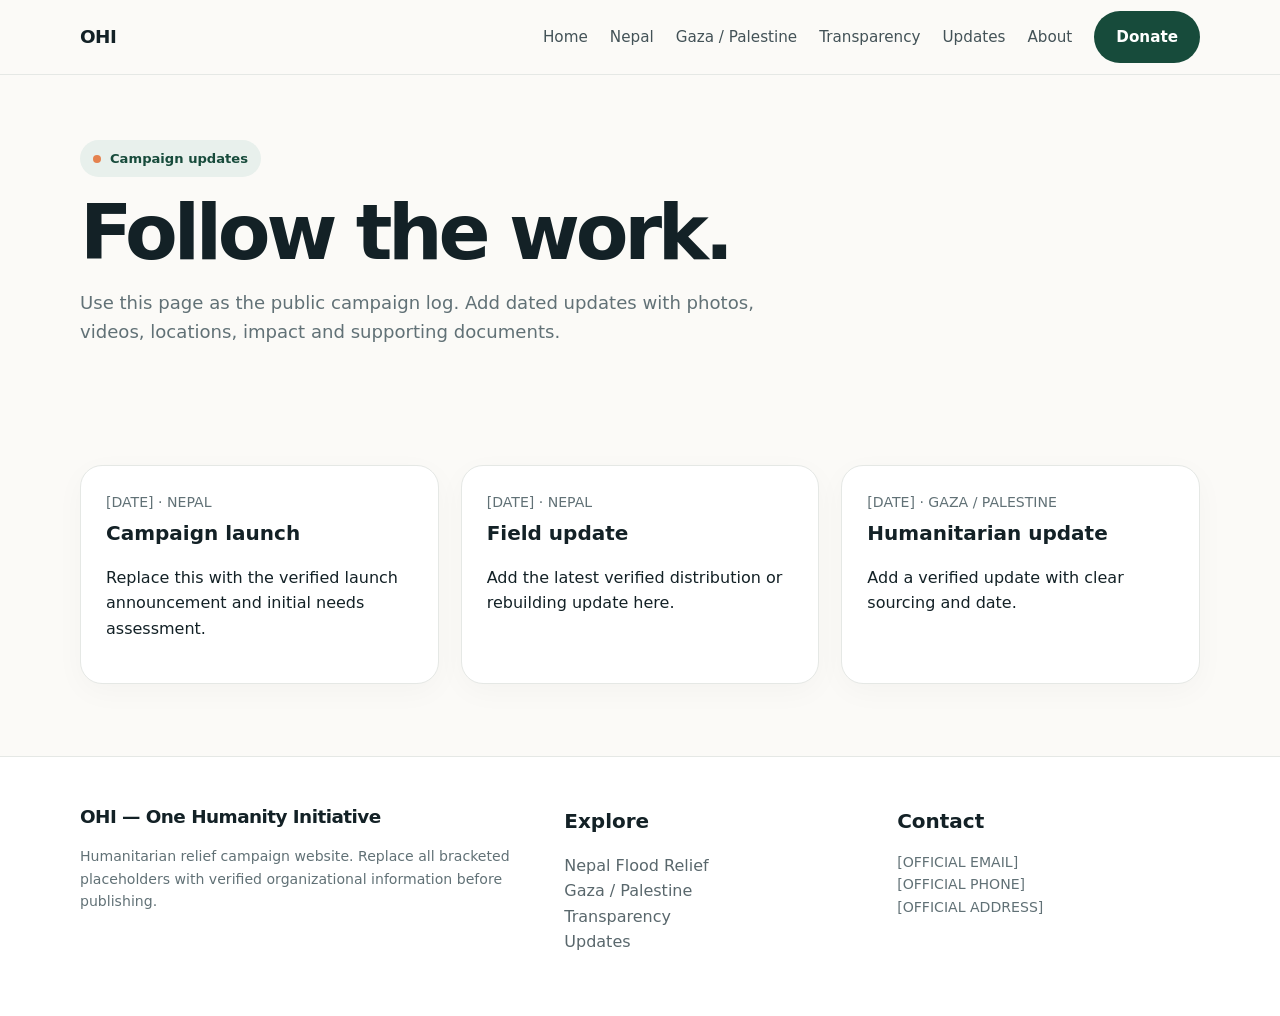
<file: updates.html>
<!doctype html>
<html lang="en">
<head>
<meta charset="utf-8">
<meta name="viewport" content="width=device-width, initial-scale=1">
<title>Updates | OHI | One Humanity Initiative</title>
<meta name="description" content="Humanitarian relief campaign website for Nepal flood relief and Gaza / Palestine humanitarian support.">
<link rel="stylesheet" href="styles.css">
</head>
<body>

<nav class="nav">
  <div class="container nav-inner">
    <a class="brand" href="index.html">OHI</a>
    <button class="menu" aria-label="Open menu" onclick="document.querySelector('.nav-links').classList.toggle('open')">☰</button>
    <div class="nav-links">
      <a href="index.html">Home</a>
      <a href="nepal.html">Nepal</a>
      <a href="gaza.html">Gaza / Palestine</a>
      <a href="transparency.html">Transparency</a>
      <a href="updates.html">Updates</a>
      <a href="about.html">About</a>
      <a class="btn btn-primary" href="donate.html">Donate</a>
    </div>
  </div>
</nav>

<main>
<section class="page-hero">
  <div class="container">
    <div class="kicker">Campaign updates</div>
    <h1>Follow the work.</h1>
    <p class="lead">Use this page as the public campaign log. Add dated updates with photos, videos, locations, impact and supporting documents.</p>
  </div>
</section>
<section class="section">
  <div class="container grid-3">
    <article class="card"><div class="small">[DATE] · NEPAL</div><h3>Campaign launch</h3><p>Replace this with the verified launch announcement and initial needs assessment.</p></article>
    <article class="card"><div class="small">[DATE] · NEPAL</div><h3>Field update</h3><p>Add the latest verified distribution or rebuilding update here.</p></article>
    <article class="card"><div class="small">[DATE] · GAZA / PALESTINE</div><h3>Humanitarian update</h3><p>Add a verified update with clear sourcing and date.</p></article>
  </div>
</section>
</main>

<footer class="footer">
  <div class="container footer-grid">
    <div>
      <div class="brand">OHI — One Humanity Initiative</div>
      <p class="small">Humanitarian relief campaign website. Replace all bracketed placeholders with verified organizational information before publishing.</p>
    </div>
    <div>
      <h3>Explore</h3>
      <p><a href="nepal.html">Nepal Flood Relief</a><br><a href="gaza.html">Gaza / Palestine</a><br><a href="transparency.html">Transparency</a><br><a href="updates.html">Updates</a></p>
    </div>
    <div>
      <h3>Contact</h3>
      <p class="small">[OFFICIAL EMAIL]<br>[OFFICIAL PHONE]<br>[OFFICIAL ADDRESS]</p>
    </div>
  </div>
</footer>

</body>
</html>
</file>
<file: styles.css>
:root{
  --ink:#132126;
  --muted:#617176;
  --paper:#fbfaf7;
  --white:#fff;
  --line:#e5e8e5;
  --green:#174b3b;
  --green2:#0f6a4a;
  --sand:#eee5d6;
  --orange:#e5824f;
  --shadow:0 14px 45px rgba(19,33,38,.08);
  --radius:22px;
}
*{box-sizing:border-box}
html{scroll-behavior:smooth}
body{margin:0;font-family:Inter,system-ui,-apple-system,BlinkMacSystemFont,"Segoe UI",sans-serif;color:var(--ink);background:var(--paper);line-height:1.6}
a{color:inherit;text-decoration:none}
img{max-width:100%;display:block}
.container{width:min(1120px,92%);margin:auto}
.nav{position:sticky;top:0;z-index:20;background:rgba(251,250,247,.92);backdrop-filter:blur(14px);border-bottom:1px solid var(--line)}
.nav-inner{height:74px;display:flex;align-items:center;justify-content:space-between;gap:20px}
.brand{font-weight:850;letter-spacing:-.03em;font-size:1.15rem}
.brand span{color:var(--green2)}
.nav-links{display:flex;gap:22px;align-items:center;font-size:.95rem;color:#435257}
.nav-links a:hover{color:var(--green2)}
.menu{display:none;border:0;background:transparent;font-size:1.4rem}
.btn{display:inline-flex;align-items:center;justify-content:center;border-radius:999px;padding:13px 21px;font-weight:750;border:1px solid transparent;cursor:pointer;transition:.2s}
.btn-primary{background:var(--green);color:#fff}
.btn-primary:hover{transform:translateY(-1px);background:#103b2f}
.btn-soft{background:#fff;border-color:var(--line)}
.btn-soft:hover{border-color:#c9d0cb}
.hero{padding:82px 0 55px}
.hero-grid{display:grid;grid-template-columns:1.12fr .88fr;gap:56px;align-items:center}
.kicker{display:inline-flex;align-items:center;gap:9px;background:#e8f0ec;color:var(--green);padding:8px 13px;border-radius:999px;font-weight:800;font-size:.82rem}
.kicker:before{content:"";width:8px;height:8px;border-radius:50%;background:var(--orange)}
h1{font-size:clamp(2.7rem,6vw,5.2rem);line-height:.99;letter-spacing:-.055em;margin:18px 0}
h2{font-size:clamp(2rem,4vw,3rem);letter-spacing:-.04em;line-height:1.05;margin:0 0 14px}
h3{margin:.2rem 0 .55rem;font-size:1.25rem}
.lead{font-size:1.13rem;color:var(--muted);max-width:64ch}
.hero-actions{display:flex;gap:12px;flex-wrap:wrap;margin-top:25px}
.hero-card{background:linear-gradient(145deg,#154b3a,#1c6250);color:#fff;border-radius:30px;padding:30px;box-shadow:var(--shadow);position:relative;overflow:hidden}
.hero-card:after{content:"";position:absolute;width:240px;height:240px;border-radius:50%;right:-100px;top:-100px;background:rgba(255,255,255,.08)}
.metric{display:flex;justify-content:space-between;gap:15px;align-items:end;padding:17px 0;border-bottom:1px solid rgba(255,255,255,.17)}
.metric:last-child{border-bottom:0}
.metric strong{font-size:1.65rem}
.small{font-size:.88rem;color:var(--muted)}
.hero-card .small{color:rgba(255,255,255,.76)}
.section{padding:72px 0}
.section-alt{background:#f1eee7}
.grid-2{display:grid;grid-template-columns:repeat(2,1fr);gap:22px}
.grid-3{display:grid;grid-template-columns:repeat(3,1fr);gap:22px}
.card{background:#fff;border:1px solid var(--line);border-radius:var(--radius);padding:25px;box-shadow:0 8px 30px rgba(19,33,38,.03)}
.campaign{padding:28px;min-height:270px;display:flex;flex-direction:column;justify-content:space-between}
.campaign.nepal{background:linear-gradient(145deg,#173f33,#24634e);color:#fff}
.campaign.gaza{background:linear-gradient(145deg,#242c33,#3f4e57);color:#fff}
.campaign .desc{color:rgba(255,255,255,.82)}
.progress{height:10px;border-radius:999px;background:rgba(255,255,255,.18);overflow:hidden;margin:17px 0 8px}
.progress > div{height:100%;width:18%;background:#fff;border-radius:inherit}
.split{display:grid;grid-template-columns:1fr 1fr;gap:0;border:1px solid var(--line);border-radius:28px;overflow:hidden;background:#fff}
.split > div{padding:38px}
.split > div+div{border-left:1px solid var(--line)}
.statrow{display:grid;grid-template-columns:repeat(3,1fr);gap:15px}
.stat{padding:24px;border-radius:18px;background:#f5f3ef}
.stat strong{font-size:1.65rem;display:block}
.quote{font-size:1.35rem;line-height:1.4}
.footer{padding:45px 0;border-top:1px solid var(--line);background:#fff}
.footer-grid{display:grid;grid-template-columns:1.2fr .8fr .8fr;gap:30px}
footer a{color:#59676c}
.form{display:grid;gap:14px}
label{font-weight:700;font-size:.93rem}
input,select,textarea{width:100%;padding:14px 15px;border:1px solid #dfe3e0;border-radius:14px;font:inherit;background:#fff}
textarea{min-height:125px;resize:vertical}
.note{padding:16px 18px;background:#fff8ee;border:1px solid #f1dfc4;border-radius:15px;color:#684a31}
.center{text-align:center}
.breadcrumb{font-size:.9rem;color:var(--muted);margin-bottom:18px}
.page-hero{padding:65px 0 28px}
.faq details{background:#fff;border:1px solid var(--line);border-radius:16px;padding:18px 20px}
.faq details+details{margin-top:12px}
.faq summary{cursor:pointer;font-weight:800}
@media(max-width:820px){
  .nav-links{display:none;position:absolute;top:74px;left:0;right:0;background:var(--paper);padding:16px 4%;border-bottom:1px solid var(--line);flex-direction:column;align-items:flex-start}
  .nav-links.open{display:flex}
  .menu{display:block}
  .hero-grid,.grid-2,.grid-3,.split,.footer-grid{grid-template-columns:1fr}
  .split > div+div{border-left:0;border-top:1px solid var(--line)}
  .statrow{grid-template-columns:1fr}
  .hero{padding-top:54px}
  .section{padding:55px 0}
}
</file>
